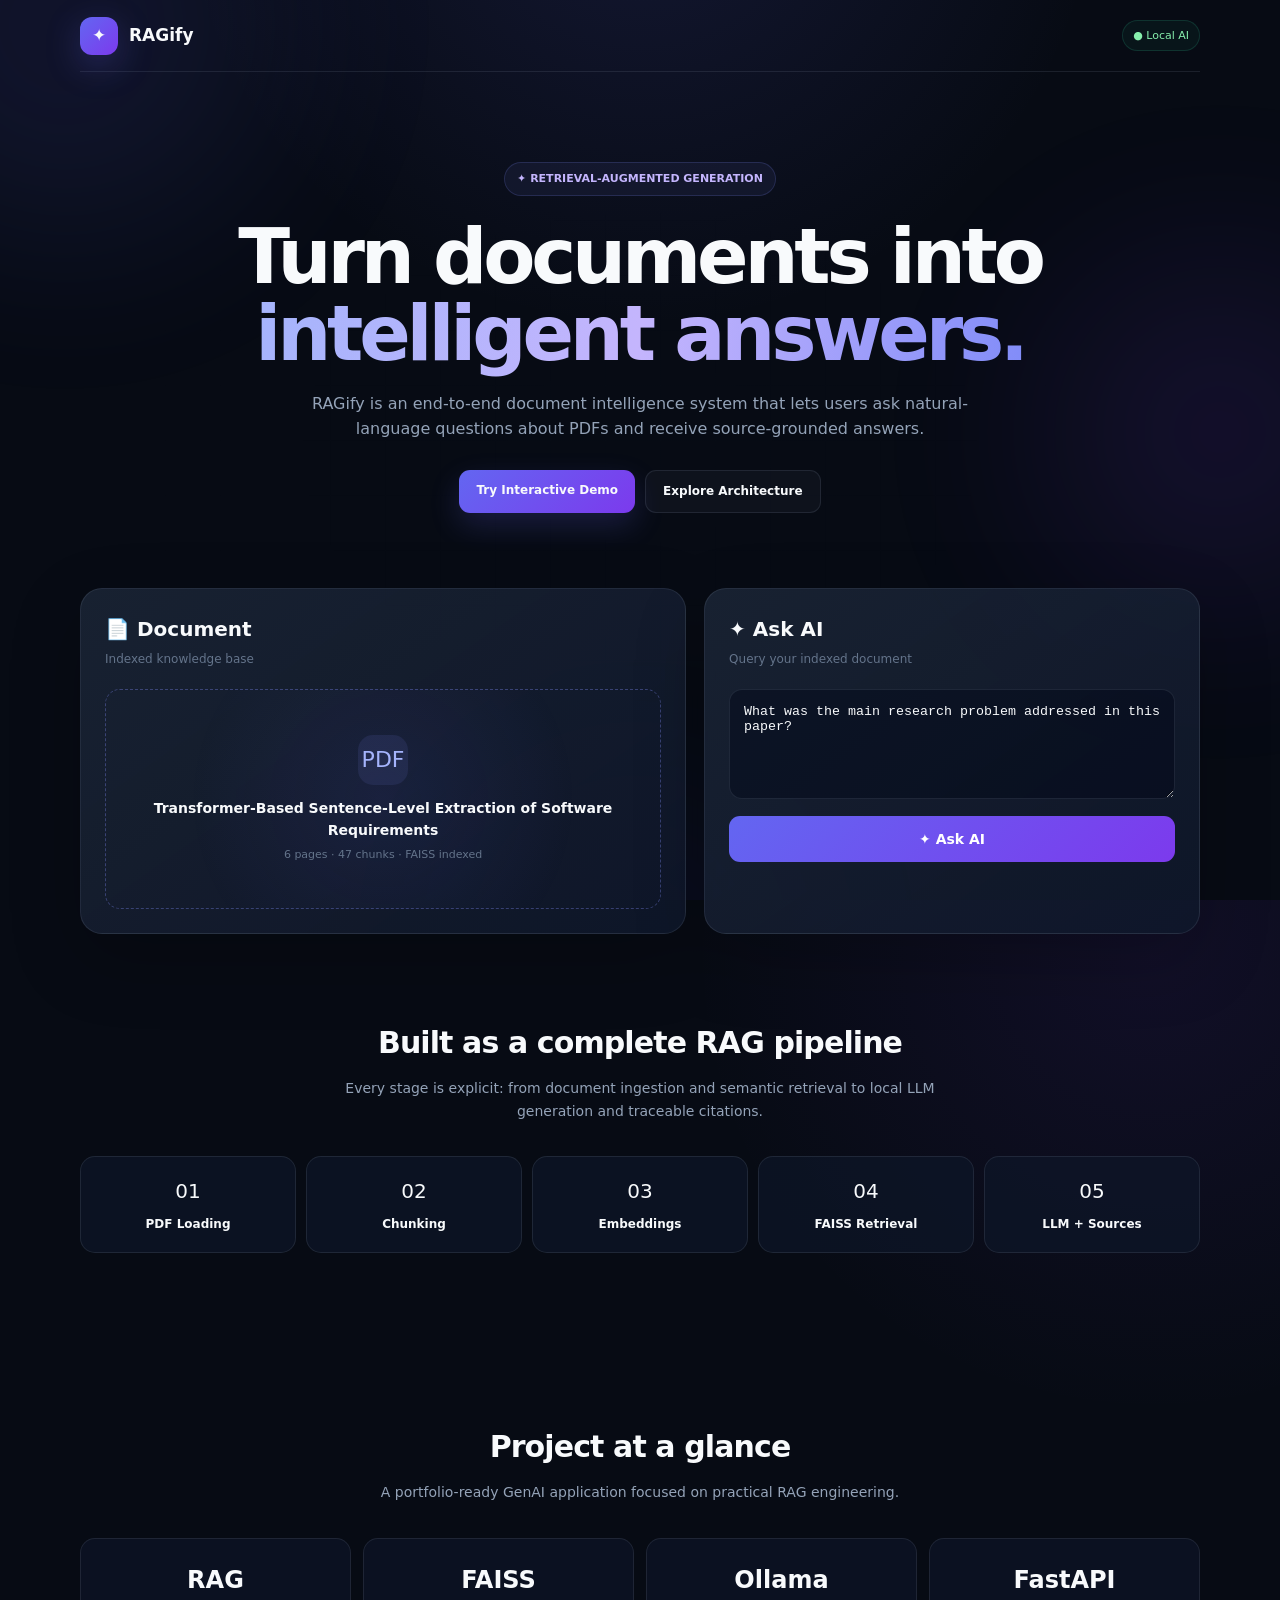
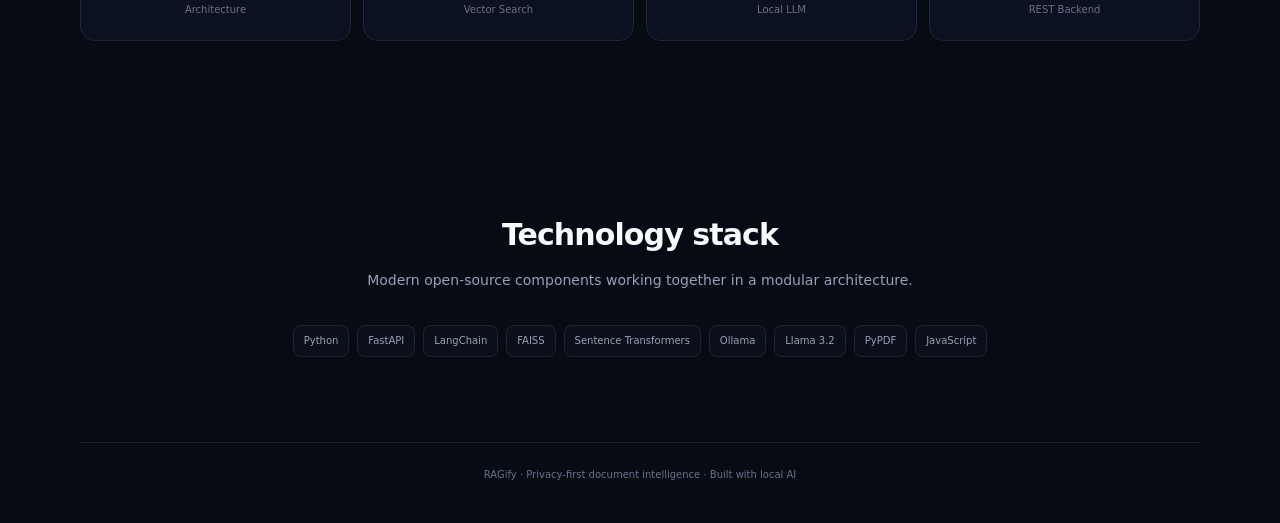
<file: index.html>
<!DOCTYPE html>
<html lang="en">
<head>
<meta charset="UTF-8">
<meta name="viewport" content="width=device-width,initial-scale=1.0">
<title>RAGify — AI Document Assistant</title>
<style>
:root{
  --bg:#070b14;--surface:#0f172a;--surface2:#111b30;--line:rgba(148,163,184,.14);
  --text:#f8fafc;--muted:#94a3b8;--dim:#64748b;--primary:#6366f1;--violet:#7c3aed;
  --green:#34d399;--radius:22px;
}
*{box-sizing:border-box}
html{scroll-behavior:smooth}
body{margin:0;background:
radial-gradient(circle at 50% -10%,rgba(99,102,241,.18),transparent 34%),
radial-gradient(circle at 90% 45%,rgba(124,58,237,.09),transparent 28%),var(--bg);
color:var(--text);font:14px/1.6 Inter,system-ui,-apple-system,sans-serif}
a{color:inherit;text-decoration:none}
.container{width:min(1120px,calc(100% - 36px));margin:auto}
.nav{height:72px;display:flex;align-items:center;justify-content:space-between;border-bottom:1px solid var(--line)}
.brand{display:flex;align-items:center;gap:11px;font-weight:700;font-size:17px}
.logo{width:38px;height:38px;border-radius:12px;display:grid;place-items:center;background:linear-gradient(135deg,var(--primary),var(--violet));box-shadow:0 10px 35px rgba(99,102,241,.28)}
.pill{border:1px solid rgba(52,211,153,.16);background:rgba(52,211,153,.05);color:#86efac;padding:6px 10px;border-radius:999px;font-size:11px}
.hero{text-align:center;padding:90px 0 75px}
.eyebrow{display:inline-flex;padding:7px 12px;border:1px solid rgba(129,140,248,.18);background:rgba(129,140,248,.07);color:#c4b5fd;border-radius:999px;font-size:11px;font-weight:600}
h1{font-size:clamp(42px,7vw,76px);line-height:1.02;letter-spacing:-.055em;margin:22px 0 18px}
.gradient{background:linear-gradient(100deg,#a5b4fc,#c4b5fd,#818cf8);-webkit-background-clip:text;background-clip:text;color:transparent}
.hero p{max-width:690px;margin:auto;color:var(--muted);font-size:16px}
.actions{display:flex;justify-content:center;gap:10px;margin-top:28px;flex-wrap:wrap}
.btn{padding:11px 17px;border-radius:11px;border:1px solid var(--line);background:rgba(148,163,184,.05);font-weight:600;font-size:12px}
.btn.primary{border:0;background:linear-gradient(135deg,var(--primary),var(--violet));box-shadow:0 12px 30px rgba(99,102,241,.2)}
.demo{display:grid;grid-template-columns:1.1fr .9fr;gap:18px}
.card{background:linear-gradient(145deg,rgba(30,41,59,.76),rgba(15,23,42,.9));border:1px solid var(--line);border-radius:var(--radius);padding:24px;box-shadow:0 25px 70px rgba(0,0,0,.22)}
.card h2{font-size:20px;margin:0 0 5px}
.card .sub{color:var(--dim);font-size:12px;margin-bottom:20px}
.drop{min-height:220px;border:1px dashed rgba(129,140,248,.35);border-radius:15px;display:grid;place-items:center;text-align:center;background:radial-gradient(circle,rgba(99,102,241,.09),transparent 65%);padding:20px}
.docicon{width:50px;height:50px;margin:auto auto 12px;border-radius:15px;display:grid;place-items:center;background:rgba(129,140,248,.1);color:#a5b4fc;font-size:22px}
.file{font-weight:600;overflow-wrap:anywhere}
.meta{color:var(--dim);font-size:11px;margin-top:5px}
button{font:inherit;cursor:pointer}
.ask{width:100%;min-height:110px;resize:vertical;border:1px solid var(--line);outline:0;border-radius:13px;background:rgba(2,6,23,.42);color:var(--text);padding:14px}
.ask:focus{border-color:rgba(129,140,248,.5);box-shadow:0 0 0 3px rgba(129,140,248,.07)}
.askbtn{width:100%;margin-top:10px;padding:12px;border:0;border-radius:11px;color:white;font-weight:700;background:linear-gradient(135deg,var(--primary),var(--violet))}
.answer{margin-top:18px;border-top:1px solid var(--line);padding-top:18px;display:none}
.answer.show{display:block;animation:in .3s ease}
@keyframes in{from{opacity:0;transform:translateY(7px)}to{opacity:1;transform:none}}
.badge{display:inline-block;color:#6ee7b7;background:rgba(52,211,153,.06);border:1px solid rgba(52,211,153,.12);padding:4px 8px;border-radius:999px;font-size:9px}
.answerbox{margin-top:10px;padding:15px;border-radius:12px;background:rgba(2,6,23,.3);color:#dbe4f0}
.sources{margin-top:14px;color:var(--muted);font:10px "IBM Plex Mono",monospace}
.source{margin-top:6px;padding:9px;border:1px solid var(--line);border-radius:9px}
.section{padding:85px 0}
.section-title{text-align:center;font-size:30px;letter-spacing:-.03em;margin:0 0 10px}
.section-sub{text-align:center;color:var(--muted);max-width:650px;margin:0 auto 34px}
.flow{display:grid;grid-template-columns:repeat(5,1fr);gap:10px}
.step{padding:18px 14px;border:1px solid var(--line);border-radius:15px;background:rgba(15,23,42,.65);text-align:center}
.step strong{display:block;margin-top:8px;font-size:12px}.step span{color:var(--primary-light);font-size:20px}
.stats{display:grid;grid-template-columns:repeat(4,1fr);gap:12px}
.stat{text-align:center;padding:22px;border:1px solid var(--line);border-radius:15px;background:rgba(15,23,42,.6)}
.stat b{font-size:24px}.stat div{color:var(--dim);font-size:10px;margin-top:3px}
.stack{display:flex;justify-content:center;gap:8px;flex-wrap:wrap}.tag{padding:7px 10px;border:1px solid var(--line);border-radius:8px;color:var(--muted);font-size:10px;background:rgba(148,163,184,.03)}
footer{border-top:1px solid var(--line);padding:24px 0 40px;text-align:center;color:var(--dim);font-size:10px}
@media(max-width:800px){.demo{grid-template-columns:1fr}.flow{grid-template-columns:1fr 1fr}.stats{grid-template-columns:1fr 1fr}}
@media(max-width:520px){.container{width:calc(100% - 22px)}.hero{padding:60px 0}.hero h1{font-size:42px}.flow{grid-template-columns:1fr}.nav .pill{display:none}}

/* ---------- Dynamic AI background ---------- */
.animated-background{
  position:fixed;
  inset:0;
  overflow:hidden;
  pointer-events:none;
  z-index:-1;
  background:
    radial-gradient(circle at 50% -15%,rgba(99,102,241,.14),transparent 38%),
    #070b14;
}
.orb{
  position:absolute;
  border-radius:50%;
  filter:blur(95px);
  opacity:.11;
  will-change:transform;
}
.orb-1{
  width:430px;height:430px;left:-150px;top:-190px;
  background:#6366f1;
  animation:ragOrb1 18s ease-in-out infinite alternate;
}
.orb-2{
  width:360px;height:360px;right:-120px;top:28%;
  background:#7c3aed;
  animation:ragOrb2 22s ease-in-out infinite alternate;
}
.orb-3{
  width:300px;height:300px;left:38%;bottom:-190px;
  background:#4f46e5;opacity:.075;
  animation:ragOrb3 25s ease-in-out infinite alternate;
}
@keyframes ragOrb1{
  0%{transform:translate3d(0,0,0) scale(1)}
  50%{transform:translate3d(120px,80px,0) scale(1.13)}
  100%{transform:translate3d(45px,165px,0) scale(.96)}
}
@keyframes ragOrb2{
  0%{transform:translate3d(0,0,0) scale(1)}
  50%{transform:translate3d(-100px,-65px,0) scale(1.12)}
  100%{transform:translate3d(-35px,90px,0) scale(.93)}
}
@keyframes ragOrb3{
  0%{transform:translate3d(0,0,0) scale(1)}
  50%{transform:translate3d(100px,-100px,0) scale(1.16)}
  100%{transform:translate3d(-75px,-40px,0) scale(.91)}
}
.grid-overlay{
  position:absolute;
  inset:0;
  opacity:.20;
  background-image:
    linear-gradient(rgba(148,163,184,.032) 1px,transparent 1px),
    linear-gradient(90deg,rgba(148,163,184,.032) 1px,transparent 1px);
  background-size:55px 55px;
  mask-image:radial-gradient(ellipse at center,black 8%,transparent 75%);
  -webkit-mask-image:radial-gradient(ellipse at center,black 8%,transparent 75%);
}
.particles{position:absolute;inset:0}
.particles span{
  position:absolute;width:2px;height:2px;border-radius:50%;
  background:rgba(165,180,252,.65);
  box-shadow:0 0 8px rgba(129,140,248,.6);
  opacity:0;
  animation:ragParticle 12s linear infinite;
}
.particles span:nth-child(1){left:8%;top:82%;animation-delay:0s}
.particles span:nth-child(2){left:17%;top:68%;animation-delay:2s}
.particles span:nth-child(3){left:27%;top:91%;animation-delay:4s}
.particles span:nth-child(4){left:39%;top:74%;animation-delay:1s}
.particles span:nth-child(5){left:48%;top:88%;animation-delay:6s}
.particles span:nth-child(6){left:57%;top:70%;animation-delay:3s}
.particles span:nth-child(7){left:66%;top:84%;animation-delay:7s}
.particles span:nth-child(8){left:74%;top:63%;animation-delay:5s}
.particles span:nth-child(9){left:83%;top:89%;animation-delay:8s}
.particles span:nth-child(10){left:91%;top:72%;animation-delay:2.5s}
.particles span:nth-child(11){left:34%;top:58%;animation-delay:9s}
.particles span:nth-child(12){left:61%;top:52%;animation-delay:10s}
@keyframes ragParticle{
  0%{opacity:0;transform:translate3d(0,30px,0)}
  15%{opacity:.55}
  50%{opacity:.30;transform:translate3d(25px,-180px,0)}
  85%{opacity:.15}
  100%{opacity:0;transform:translate3d(-15px,-360px,0)}
}
@media(prefers-reduced-motion:reduce){
  .orb,.particles span{animation:none}
}

</style>
</head>
<body>

<div class="animated-background" aria-hidden="true">
  <div class="orb orb-1"></div>
  <div class="orb orb-2"></div>
  <div class="orb orb-3"></div>
  <div class="grid-overlay"></div>
  <div class="particles">
    <span></span><span></span><span></span><span></span>
    <span></span><span></span><span></span><span></span>
    <span></span><span></span><span></span><span></span>
  </div>
</div>

<div class="container">
  <nav class="nav">
    <a class="brand" href="#"><span class="logo">✦</span><span>RAGify</span></a>
    <span class="pill">● Local AI</span>
  </nav>

  <section class="hero">
    <span class="eyebrow">✦ RETRIEVAL-AUGMENTED GENERATION</span>
    <h1>Turn documents into<br><span class="gradient">intelligent answers.</span></h1>
    <p>RAGify is an end-to-end document intelligence system that lets users ask natural-language questions about PDFs and receive source-grounded answers.</p>
    <div class="actions">
      <a class="btn primary" href="#demo">Try Interactive Demo</a>
      <a class="btn" href="#architecture">Explore Architecture</a>
    </div>
  </section>

  <section id="demo" class="demo">
    <div class="card">
      <h2>📄 Document</h2>
      <div class="sub">Indexed knowledge base</div>
      <div class="drop">
        <div>
          <div class="docicon">PDF</div>
          <div class="file">Transformer-Based Sentence-Level Extraction of Software Requirements</div>
          <div class="meta">6 pages · 47 chunks · FAISS indexed</div>
        </div>
      </div>
    </div>

    <div class="card">
      <h2>✦ Ask AI</h2>
      <div class="sub">Query your indexed document</div>
      <textarea id="q" class="ask">What was the main research problem addressed in this paper?</textarea>
      <button class="askbtn" id="ask">✦ Ask AI</button>
      <div class="answer" id="answer">
        <span class="badge">● Grounded answer</span>
        <div class="answerbox" id="answerText"></div>
        <div class="sources"><b>SOURCE</b><div class="source">Transformer-Based Sentence-Level Extraction... · Page 6</div></div>
      </div>
    </div>
  </section>

  <section id="architecture" class="section">
    <h2 class="section-title">Built as a complete RAG pipeline</h2>
    <p class="section-sub">Every stage is explicit: from document ingestion and semantic retrieval to local LLM generation and traceable citations.</p>
    <div class="flow">
      <div class="step"><span>01</span><strong>PDF Loading</strong></div>
      <div class="step"><span>02</span><strong>Chunking</strong></div>
      <div class="step"><span>03</span><strong>Embeddings</strong></div>
      <div class="step"><span>04</span><strong>FAISS Retrieval</strong></div>
      <div class="step"><span>05</span><strong>LLM + Sources</strong></div>
    </div>
  </section>

  <section class="section">
    <h2 class="section-title">Project at a glance</h2>
    <p class="section-sub">A portfolio-ready GenAI application focused on practical RAG engineering.</p>
    <div class="stats">
      <div class="stat"><b>RAG</b><div>Architecture</div></div>
      <div class="stat"><b>FAISS</b><div>Vector Search</div></div>
      <div class="stat"><b>Ollama</b><div>Local LLM</div></div>
      <div class="stat"><b>FastAPI</b><div>REST Backend</div></div>
    </div>
  </section>

  <section class="section">
    <h2 class="section-title">Technology stack</h2>
    <p class="section-sub">Modern open-source components working together in a modular architecture.</p>
    <div class="stack">
      <span class="tag">Python</span><span class="tag">FastAPI</span><span class="tag">LangChain</span>
      <span class="tag">FAISS</span><span class="tag">Sentence Transformers</span><span class="tag">Ollama</span>
      <span class="tag">Llama 3.2</span><span class="tag">PyPDF</span><span class="tag">JavaScript</span>
    </div>
  </section>

  <footer>RAGify · Privacy-first document intelligence · Built with local AI</footer>
</div>

<script>
const answers = [
  "The paper addresses the challenge of extracting software requirements at the sentence level, using a transformer-based DeBERTa model on the PURE dataset.",
  "The research focuses on improving sentence-level software requirements extraction by applying a transformer-based DeBERTa approach to the PURE dataset.",
  "The main problem is automated software requirements extraction from natural-language text, with the study investigating a DeBERTa-based transformer approach."
];
let i=0;
document.getElementById("ask").addEventListener("click",()=>{
  const btn=document.getElementById("ask");
  const box=document.getElementById("answer");
  const text=document.getElementById("answerText");
  btn.textContent="✦ Thinking...";
  btn.disabled=true;
  box.classList.remove("show");
  setTimeout(()=>{
    text.textContent=answers[i++%answers.length];
    box.classList.add("show");
    btn.textContent="✦ Ask AI";
    btn.disabled=false;
  },650);
});
</script>
</body>
</html>
</file>
